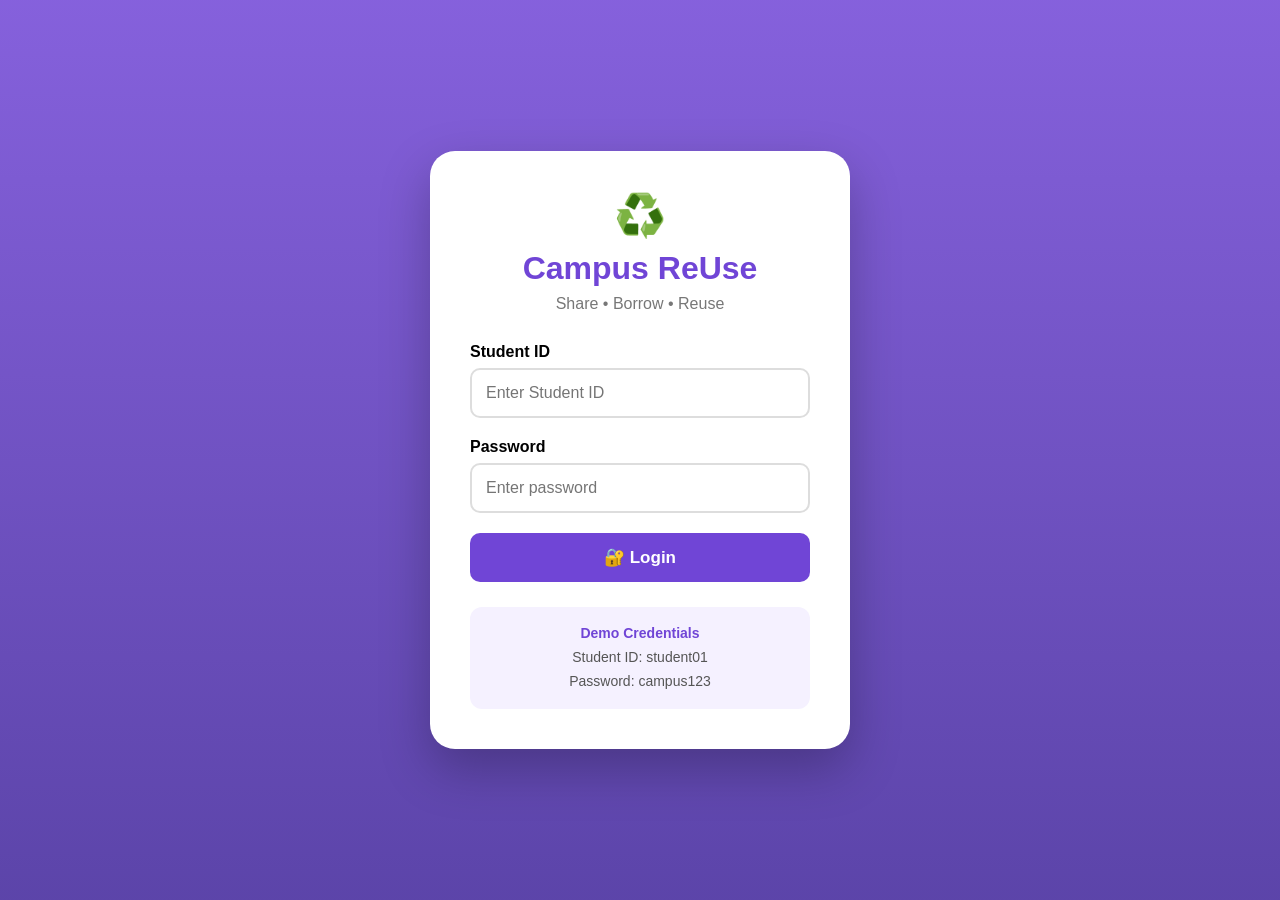
<file: login.html>
<!DOCTYPE html>
<html lang="en">

<head>

    <meta charset="UTF-8">

    <meta name="viewport" content="width=device-width, initial-scale=1.0">

    <title>Campus ReUse - Login</title>

    <style>

        * {
            box-sizing: border-box;
            margin: 0;
            padding: 0;
        }

        body {
            min-height: 100vh;

            display: flex;
            justify-content: center;
            align-items: center;

            font-family: Arial, sans-serif;

            background:
                linear-gradient(
                    rgba(112,69,214,0.85),
                    rgba(74,48,160,0.9)
                ),
                url("https://images.unsplash.com/photo-1521587760476-6c12a4b040da?auto=format&fit=crop&w=1400&q=80");

            background-size: cover;
            background-position: center;
        }

        .login-box {
            width: 90%;
            max-width: 420px;

            background: white;

            padding: 40px;

            border-radius: 25px;

            box-shadow:
                0 20px 50px rgba(0,0,0,0.25);

            text-align: center;
        }

        .logo {
            font-size: 42px;
            margin-bottom: 10px;
        }

        h1 {
            color: #7045d6;
            margin-bottom: 8px;
        }

        .subtitle {
            color: #777;
            margin-bottom: 30px;
        }

        label {
            display: block;
            text-align: left;

            font-weight: bold;

            margin-bottom: 7px;
        }

        input {
            width: 100%;

            padding: 14px;

            margin-bottom: 20px;

            border: 2px solid #ddd;

            border-radius: 10px;

            font-size: 16px;

            outline: none;
        }

        input:focus {
            border-color: #7045d6;
        }

        button {
            width: 100%;

            padding: 14px;

            border: none;

            border-radius: 10px;

            background: #7045d6;

            color: white;

            font-size: 17px;

            font-weight: bold;

            cursor: pointer;
        }

        button:hover {
            background: #5734b0;
        }

        .demo {
            margin-top: 25px;

            padding: 15px;

            background: #f5f1ff;

            border-radius: 12px;

            color: #555;

            font-size: 14px;

            line-height: 1.7;
        }

        .demo strong {
            color: #7045d6;
        }

    </style>

</head>


<body>

    <div class="login-box">

        <div class="logo">
            ♻️
        </div>

        <h1>
            Campus ReUse
        </h1>

        <p class="subtitle">
            Share • Borrow • Reuse
        </p>


        <form method="POST" action="/login">

            <label>
                Student ID
            </label>

            <input
                type="text"
                name="username"
                placeholder="Enter Student ID"
                required
            >


            <label>
                Password
            </label>

            <input
                type="password"
                name="password"
                placeholder="Enter password"
                required
            >


            <button type="submit">
                🔐 Login
            </button>

        </form>


        <div class="demo">

            <strong>Demo Credentials</strong>

            <br>

            Student ID: student01

            <br>

            Password: campus123

        </div>

    </div>

</body>

</html>
</file>
